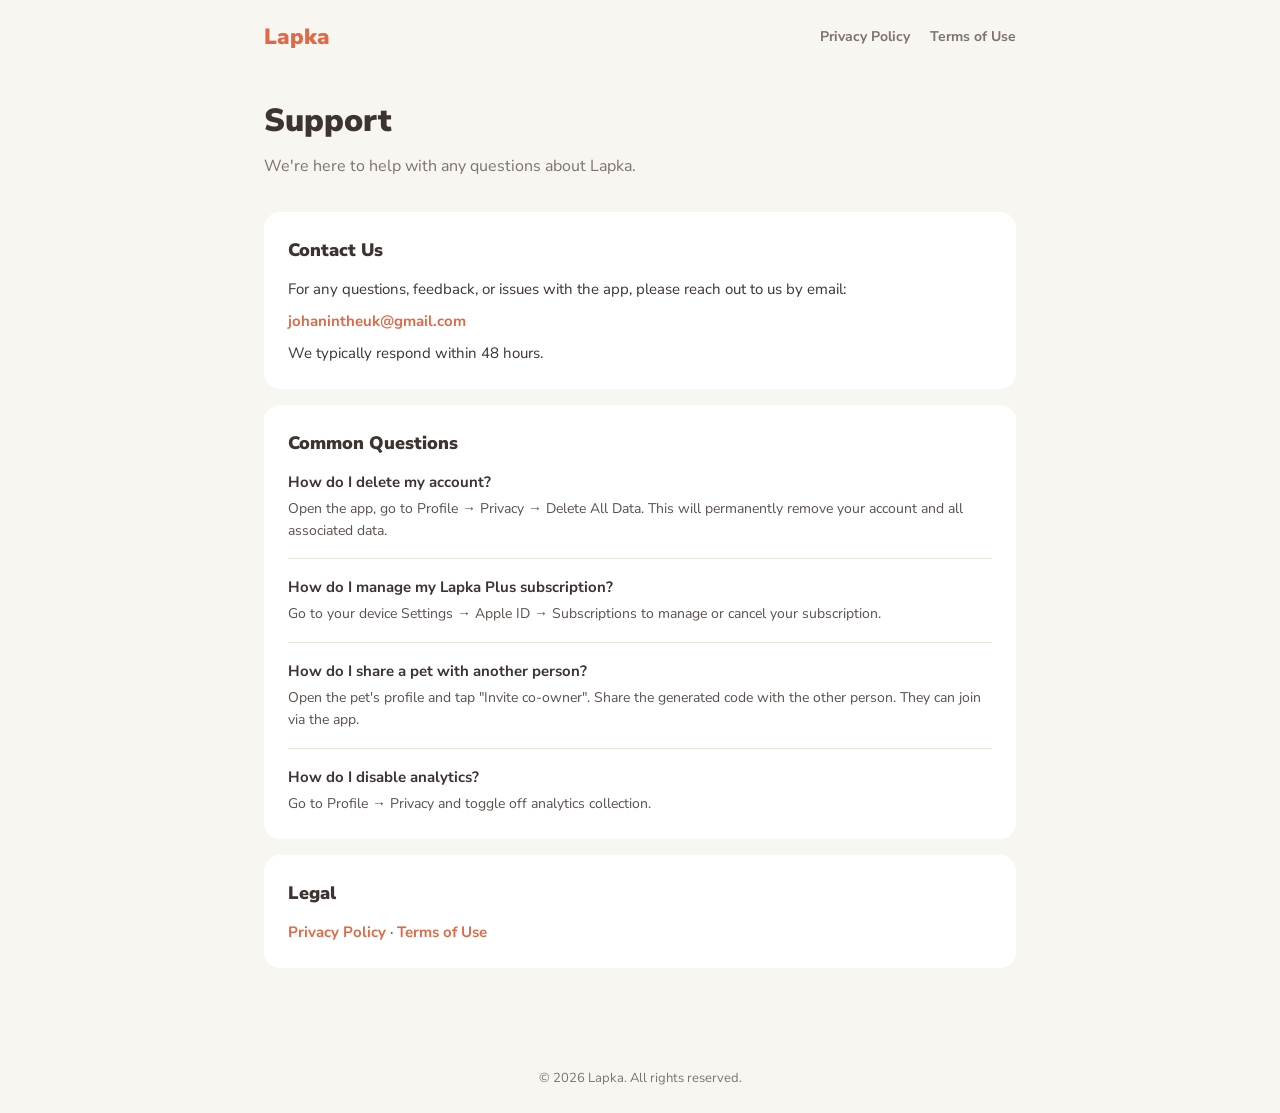
<file: index.html>
<!DOCTYPE html>
<html lang="en">
<head>
  <meta charset="UTF-8">
  <meta name="viewport" content="width=device-width, initial-scale=1.0">
  <title>Lapka - Support</title>
  <link rel="preconnect" href="https://fonts.googleapis.com">
  <link href="https://fonts.googleapis.com/css2?family=Nunito+Sans:wght@400;700;900&display=swap" rel="stylesheet">
  <link rel="stylesheet" href="style.css">
</head>
<body>
  <nav>
    <a href="/" class="logo">Lapka</a>
    <div class="nav-links">
      <a href="/lapka-legal/privacy">Privacy Policy</a>
      <a href="/lapka-legal/terms">Terms of Use</a>
    </div>
  </nav>

  <main>
    <h1>Support</h1>
    <p class="subtitle">We're here to help with any questions about Lapka.</p>

    <div class="card">
      <h2>Contact Us</h2>
      <p>For any questions, feedback, or issues with the app, please reach out to us by email:</p>
      <p><a href="mailto:johanintheuk@gmail.com" class="email-link">johanintheuk@gmail.com</a></p>
      <p>We typically respond within 48 hours.</p>
    </div>

    <div class="card">
      <h2>Common Questions</h2>

      <div class="faq">
        <h3>How do I delete my account?</h3>
        <p>Open the app, go to Profile &rarr; Privacy &rarr; Delete All Data. This will permanently remove your account and all associated data.</p>
      </div>

      <div class="faq">
        <h3>How do I manage my Lapka Plus subscription?</h3>
        <p>Go to your device Settings &rarr; Apple ID &rarr; Subscriptions to manage or cancel your subscription.</p>
      </div>

      <div class="faq">
        <h3>How do I share a pet with another person?</h3>
        <p>Open the pet's profile and tap "Invite co-owner". Share the generated code with the other person. They can join via the app.</p>
      </div>

      <div class="faq">
        <h3>How do I disable analytics?</h3>
        <p>Go to Profile &rarr; Privacy and toggle off analytics collection.</p>
      </div>
    </div>

    <div class="card">
      <h2>Legal</h2>
      <p>
        <a href="/lapka-legal/privacy">Privacy Policy</a> &middot;
        <a href="/lapka-legal/terms">Terms of Use</a>
      </p>
    </div>
  </main>

  <footer>
    <p>&copy; 2026 Lapka. All rights reserved.</p>
  </footer>
</body>
</html>
</file>
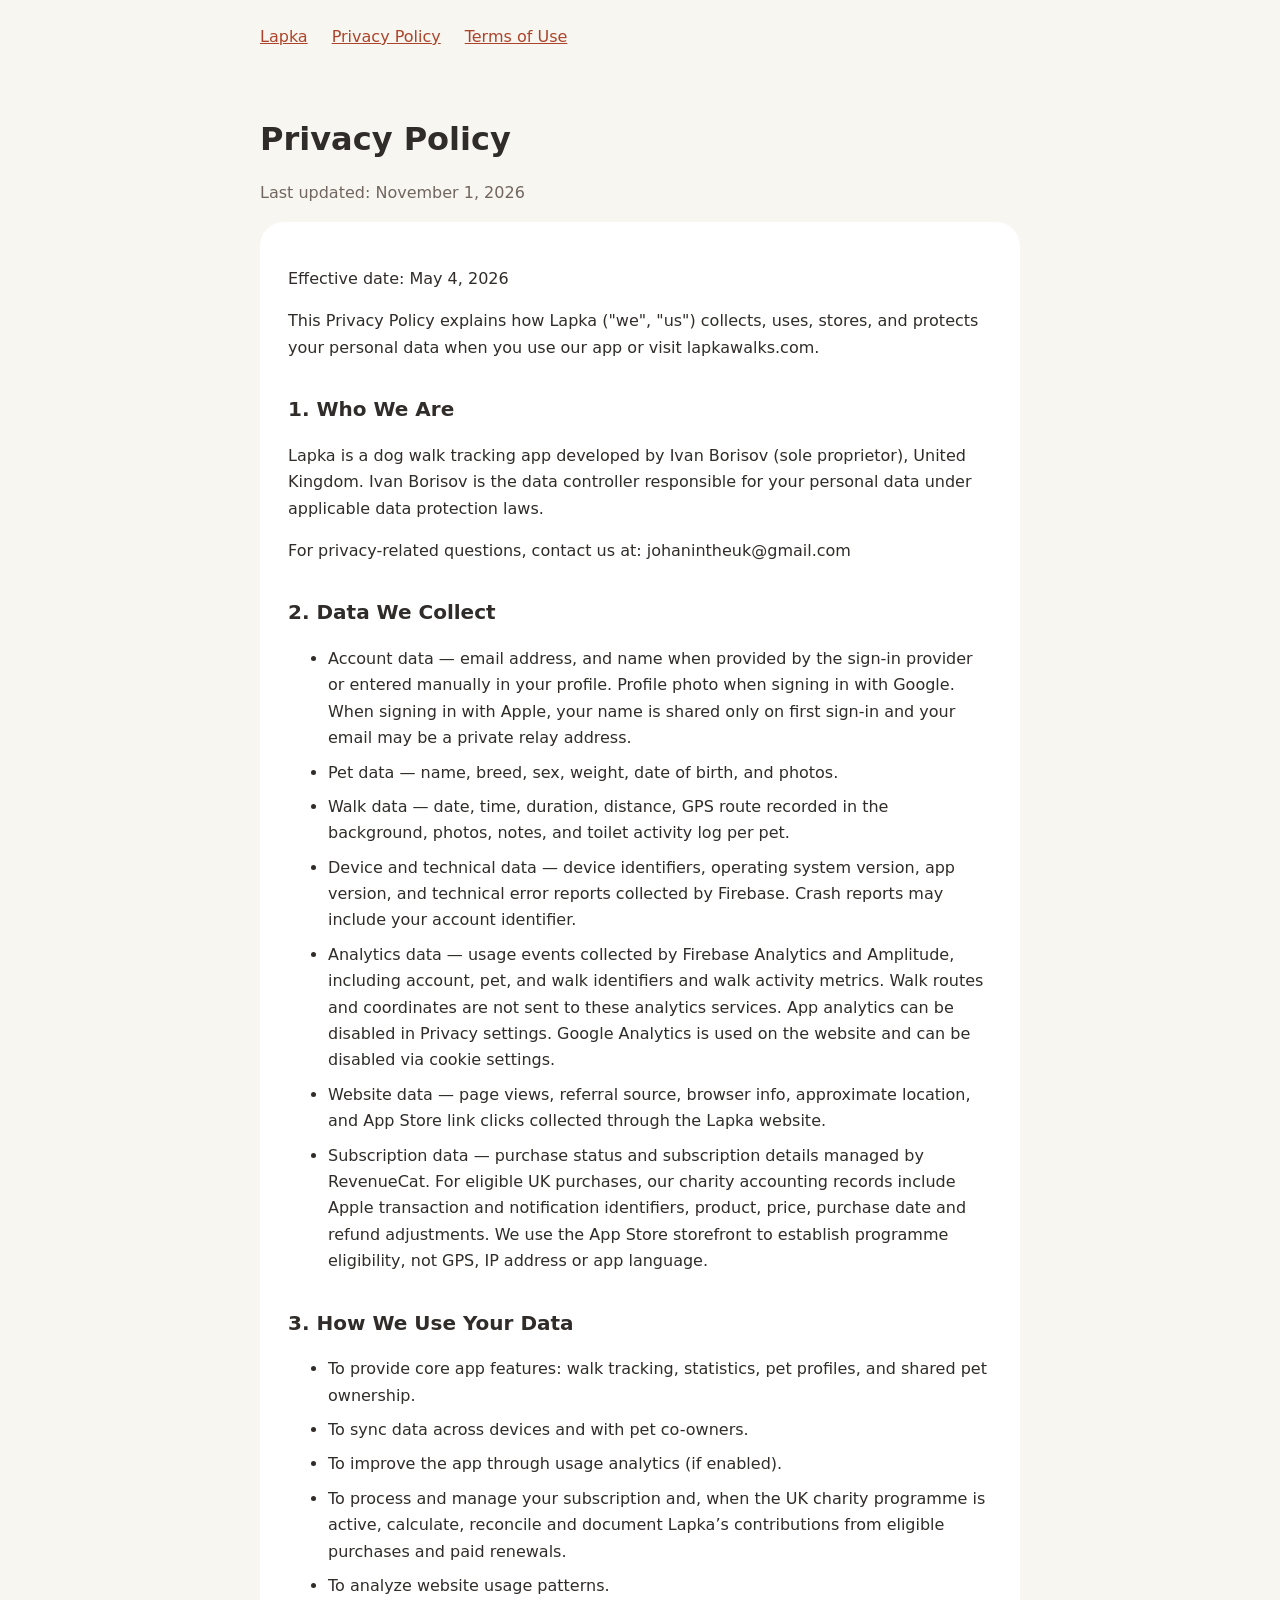
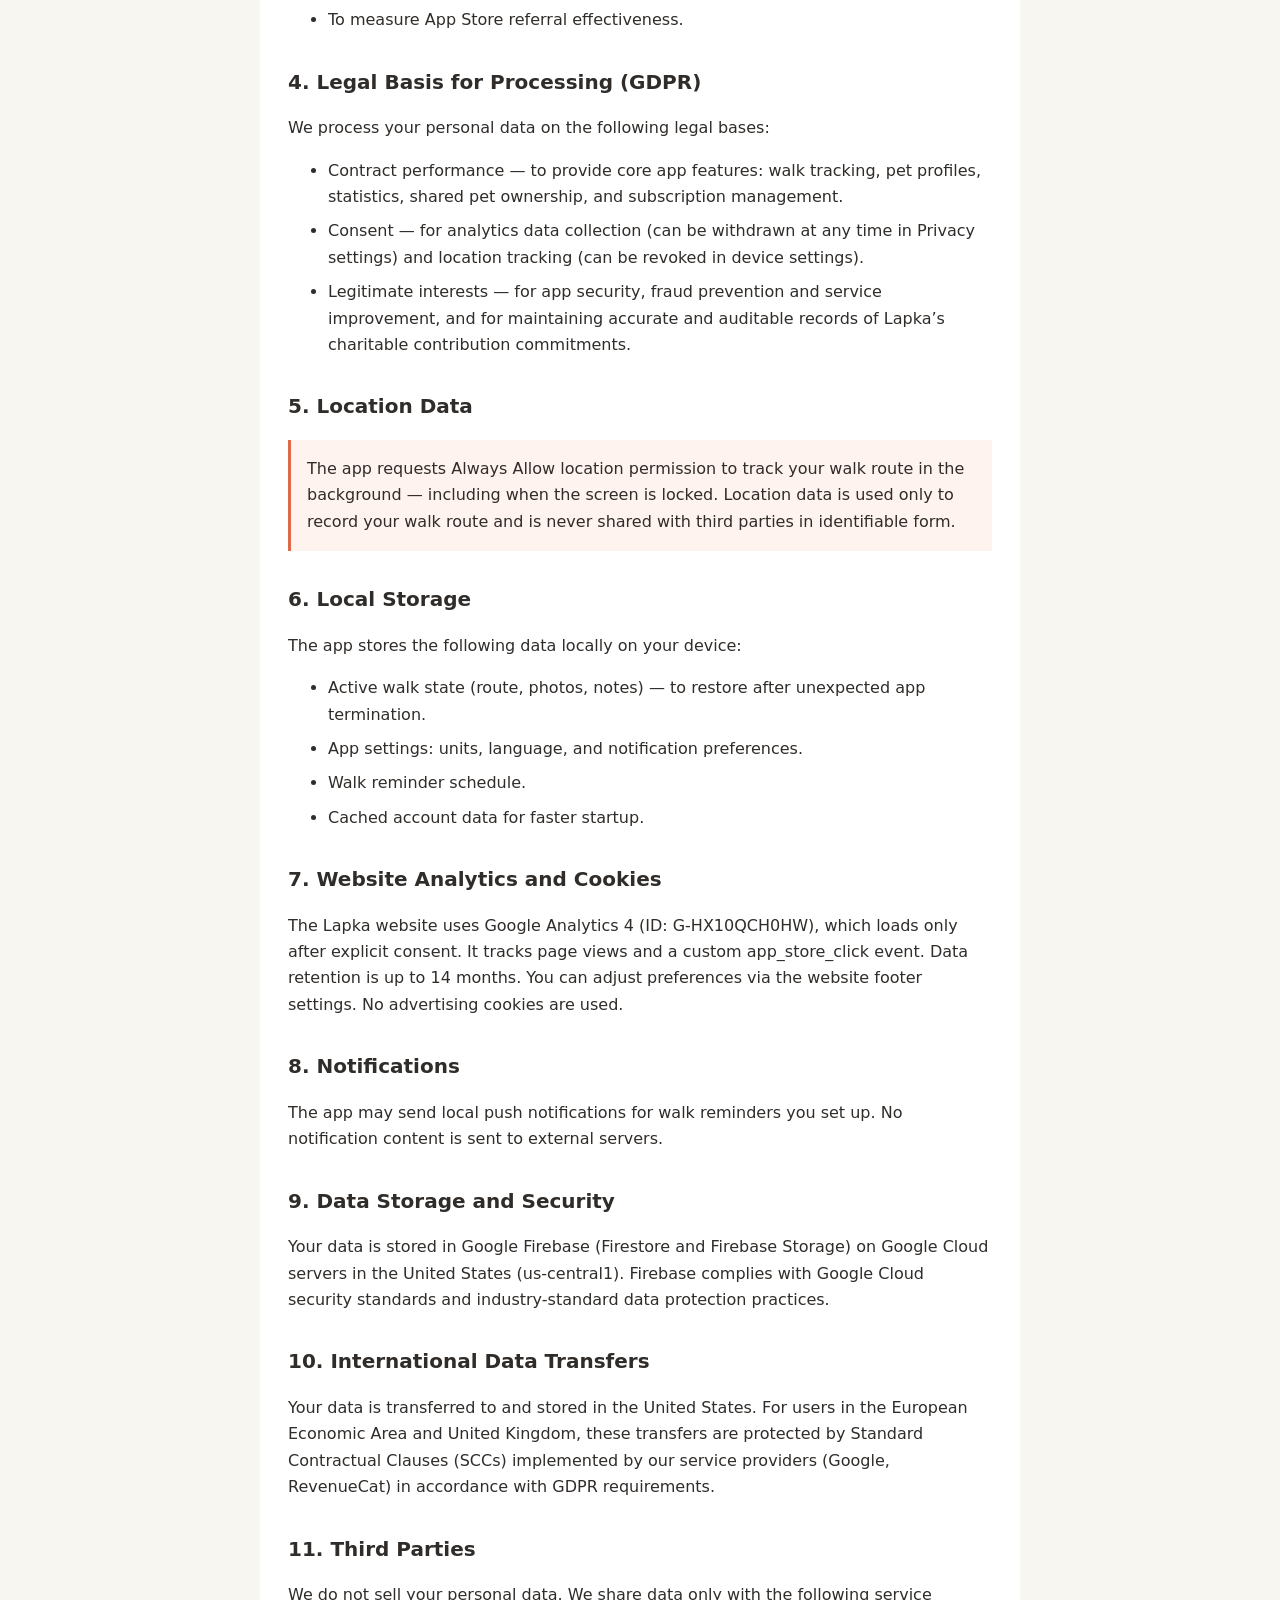
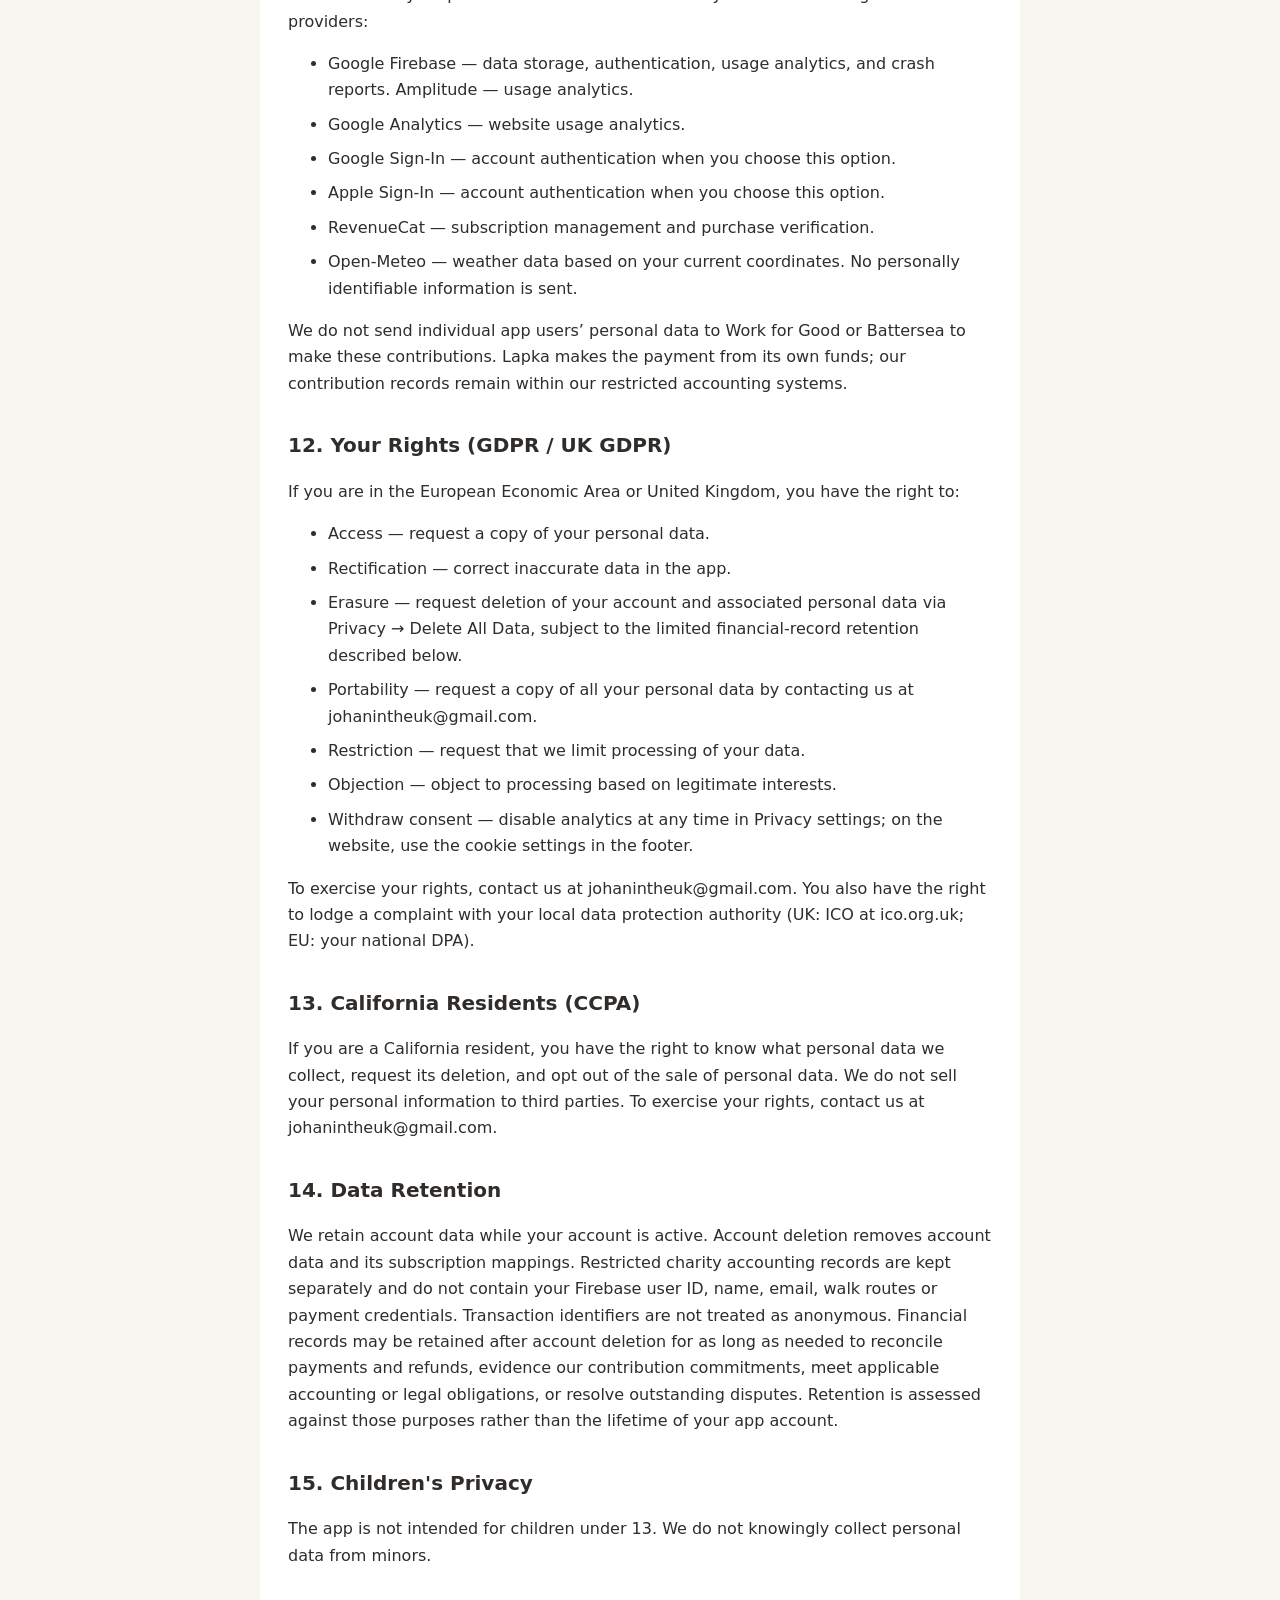
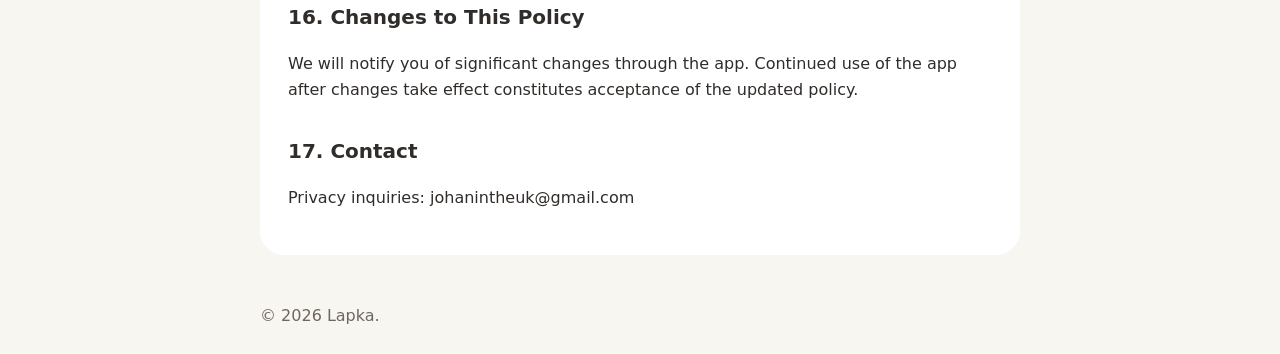
<file: privacy/index.html>
<!DOCTYPE html>
<html lang="en"><head><meta charset="UTF-8"><meta name="viewport" content="width=device-width, initial-scale=1">
<title>Lapka — Privacy Policy</title>
<style>body{font:16px/1.65 system-ui,sans-serif;background:#f8f6f1;color:#302c29;margin:0}nav,main,footer{max-width:760px;margin:auto;padding:24px}nav{display:flex;gap:24px;flex-wrap:wrap}a{color:#ac442b}h1{font-size:32px;line-height:1.2}h2{font-size:20px;margin-top:32px}.updated,footer{color:#71665f}.card{background:white;border-radius:24px;padding:28px}.highlight{background:#fff3ef;border-left:3px solid #df6a49;padding:16px}li{margin-bottom:8px}@media(max-width:480px){main{padding:16px}.card{padding:20px}}</style>
</head><body><nav aria-label="Legal documents"><a href="https://lapkawalks.com">Lapka</a><a href="https://wenka93.github.io/lapka-legal/privacy/">Privacy Policy</a><a href="https://wenka93.github.io/lapka-legal/terms/">Terms of Use</a></nav>
<main><h1>Privacy Policy</h1><p class="updated">Last updated: November 1, 2026</p><div class="card">
<p>Effective date: May 4, 2026</p>
<p>This Privacy Policy explains how Lapka (&quot;we&quot;, &quot;us&quot;) collects, uses, stores, and protects your personal data when you use our app or visit lapkawalks.com.</p>
<h2>1. Who We Are</h2>
<p>Lapka is a dog walk tracking app developed by Ivan Borisov (sole proprietor), United Kingdom. Ivan Borisov is the data controller responsible for your personal data under applicable data protection laws.</p>
<p>For privacy-related questions, contact us at: johanintheuk@gmail.com</p>
<h2>2. Data We Collect</h2>
<ul><li>Account data — email address, and name when provided by the sign-in provider or entered manually in your profile. Profile photo when signing in with Google. When signing in with Apple, your name is shared only on first sign-in and your email may be a private relay address.</li><li>Pet data — name, breed, sex, weight, date of birth, and photos.</li><li>Walk data — date, time, duration, distance, GPS route recorded in the background, photos, notes, and toilet activity log per pet.</li><li>Device and technical data — device identifiers, operating system version, app version, and technical error reports collected by Firebase. Crash reports may include your account identifier.</li><li>Analytics data — usage events collected by Firebase Analytics and Amplitude, including account, pet, and walk identifiers and walk activity metrics. Walk routes and coordinates are not sent to these analytics services. App analytics can be disabled in Privacy settings. Google Analytics is used on the website and can be disabled via cookie settings.</li><li>Website data — page views, referral source, browser info, approximate location, and App Store link clicks collected through the Lapka website.</li><li>Subscription data — purchase status and subscription details managed by RevenueCat. For eligible UK purchases, our charity accounting records include Apple transaction and notification identifiers, product, price, purchase date and refund adjustments. We use the App Store storefront to establish programme eligibility, not GPS, IP address or app language.</li></ul>
<h2>3. How We Use Your Data</h2>
<ul><li>To provide core app features: walk tracking, statistics, pet profiles, and shared pet ownership.</li><li>To sync data across devices and with pet co-owners.</li><li>To improve the app through usage analytics (if enabled).</li><li>To process and manage your subscription and, when the UK charity programme is active, calculate, reconcile and document Lapka’s contributions from eligible purchases and paid renewals.</li><li>To analyze website usage patterns.</li><li>To measure App Store referral effectiveness.</li></ul>
<h2>4. Legal Basis for Processing (GDPR)</h2>
<p>We process your personal data on the following legal bases:</p>
<ul><li>Contract performance — to provide core app features: walk tracking, pet profiles, statistics, shared pet ownership, and subscription management.</li><li>Consent — for analytics data collection (can be withdrawn at any time in Privacy settings) and location tracking (can be revoked in device settings).</li><li>Legitimate interests — for app security, fraud prevention and service improvement, and for maintaining accurate and auditable records of Lapka’s charitable contribution commitments.</li></ul>
<h2>5. Location Data</h2>
<p class="highlight">The app requests Always Allow location permission to track your walk route in the background — including when the screen is locked. Location data is used only to record your walk route and is never shared with third parties in identifiable form.</p>
<h2>6. Local Storage</h2>
<p>The app stores the following data locally on your device:</p>
<ul><li>Active walk state (route, photos, notes) — to restore after unexpected app termination.</li><li>App settings: units, language, and notification preferences.</li><li>Walk reminder schedule.</li><li>Cached account data for faster startup.</li></ul>
<h2>7. Website Analytics and Cookies</h2>
<p>The Lapka website uses Google Analytics 4 (ID: G-HX10QCH0HW), which loads only after explicit consent. It tracks page views and a custom app_store_click event. Data retention is up to 14 months. You can adjust preferences via the website footer settings. No advertising cookies are used.</p>
<h2>8. Notifications</h2>
<p>The app may send local push notifications for walk reminders you set up. No notification content is sent to external servers.</p>
<h2>9. Data Storage and Security</h2>
<p>Your data is stored in Google Firebase (Firestore and Firebase Storage) on Google Cloud servers in the United States (us-central1). Firebase complies with Google Cloud security standards and industry-standard data protection practices.</p>
<h2>10. International Data Transfers</h2>
<p>Your data is transferred to and stored in the United States. For users in the European Economic Area and United Kingdom, these transfers are protected by Standard Contractual Clauses (SCCs) implemented by our service providers (Google, RevenueCat) in accordance with GDPR requirements.</p>
<h2>11. Third Parties</h2>
<p>We do not sell your personal data. We share data only with the following service providers:</p>
<ul><li>Google Firebase — data storage, authentication, usage analytics, and crash reports. Amplitude — usage analytics.</li><li>Google Analytics — website usage analytics.</li><li>Google Sign-In — account authentication when you choose this option.</li><li>Apple Sign-In — account authentication when you choose this option.</li><li>RevenueCat — subscription management and purchase verification.</li><li>Open-Meteo — weather data based on your current coordinates. No personally identifiable information is sent.</li></ul>
<p>We do not send individual app users’ personal data to Work for Good or Battersea to make these contributions. Lapka makes the payment from its own funds; our contribution records remain within our restricted accounting systems.</p>
<h2>12. Your Rights (GDPR / UK GDPR)</h2>
<p>If you are in the European Economic Area or United Kingdom, you have the right to:</p>
<ul><li>Access — request a copy of your personal data.</li><li>Rectification — correct inaccurate data in the app.</li><li>Erasure — request deletion of your account and associated personal data via Privacy → Delete All Data, subject to the limited financial-record retention described below.</li><li>Portability — request a copy of all your personal data by contacting us at johanintheuk@gmail.com.</li><li>Restriction — request that we limit processing of your data.</li><li>Objection — object to processing based on legitimate interests.</li><li>Withdraw consent — disable analytics at any time in Privacy settings; on the website, use the cookie settings in the footer.</li></ul>
<p>To exercise your rights, contact us at johanintheuk@gmail.com. You also have the right to lodge a complaint with your local data protection authority (UK: ICO at ico.org.uk; EU: your national DPA).</p>
<h2>13. California Residents (CCPA)</h2>
<p>If you are a California resident, you have the right to know what personal data we collect, request its deletion, and opt out of the sale of personal data. We do not sell your personal information to third parties. To exercise your rights, contact us at johanintheuk@gmail.com.</p>
<h2>14. Data Retention</h2>
<p>We retain account data while your account is active. Account deletion removes account data and its subscription mappings. Restricted charity accounting records are kept separately and do not contain your Firebase user ID, name, email, walk routes or payment credentials. Transaction identifiers are not treated as anonymous. Financial records may be retained after account deletion for as long as needed to reconcile payments and refunds, evidence our contribution commitments, meet applicable accounting or legal obligations, or resolve outstanding disputes. Retention is assessed against those purposes rather than the lifetime of your app account.</p>
<h2>15. Children&#39;s Privacy</h2>
<p>The app is not intended for children under 13. We do not knowingly collect personal data from minors.</p>
<h2>16. Changes to This Policy</h2>
<p>We will notify you of significant changes through the app. Continued use of the app after changes take effect constitutes acceptance of the updated policy.</p>
<h2>17. Contact</h2>
<p>Privacy inquiries: johanintheuk@gmail.com</p>
</div></main><footer>© 2026 Lapka.</footer></body></html>
</file>
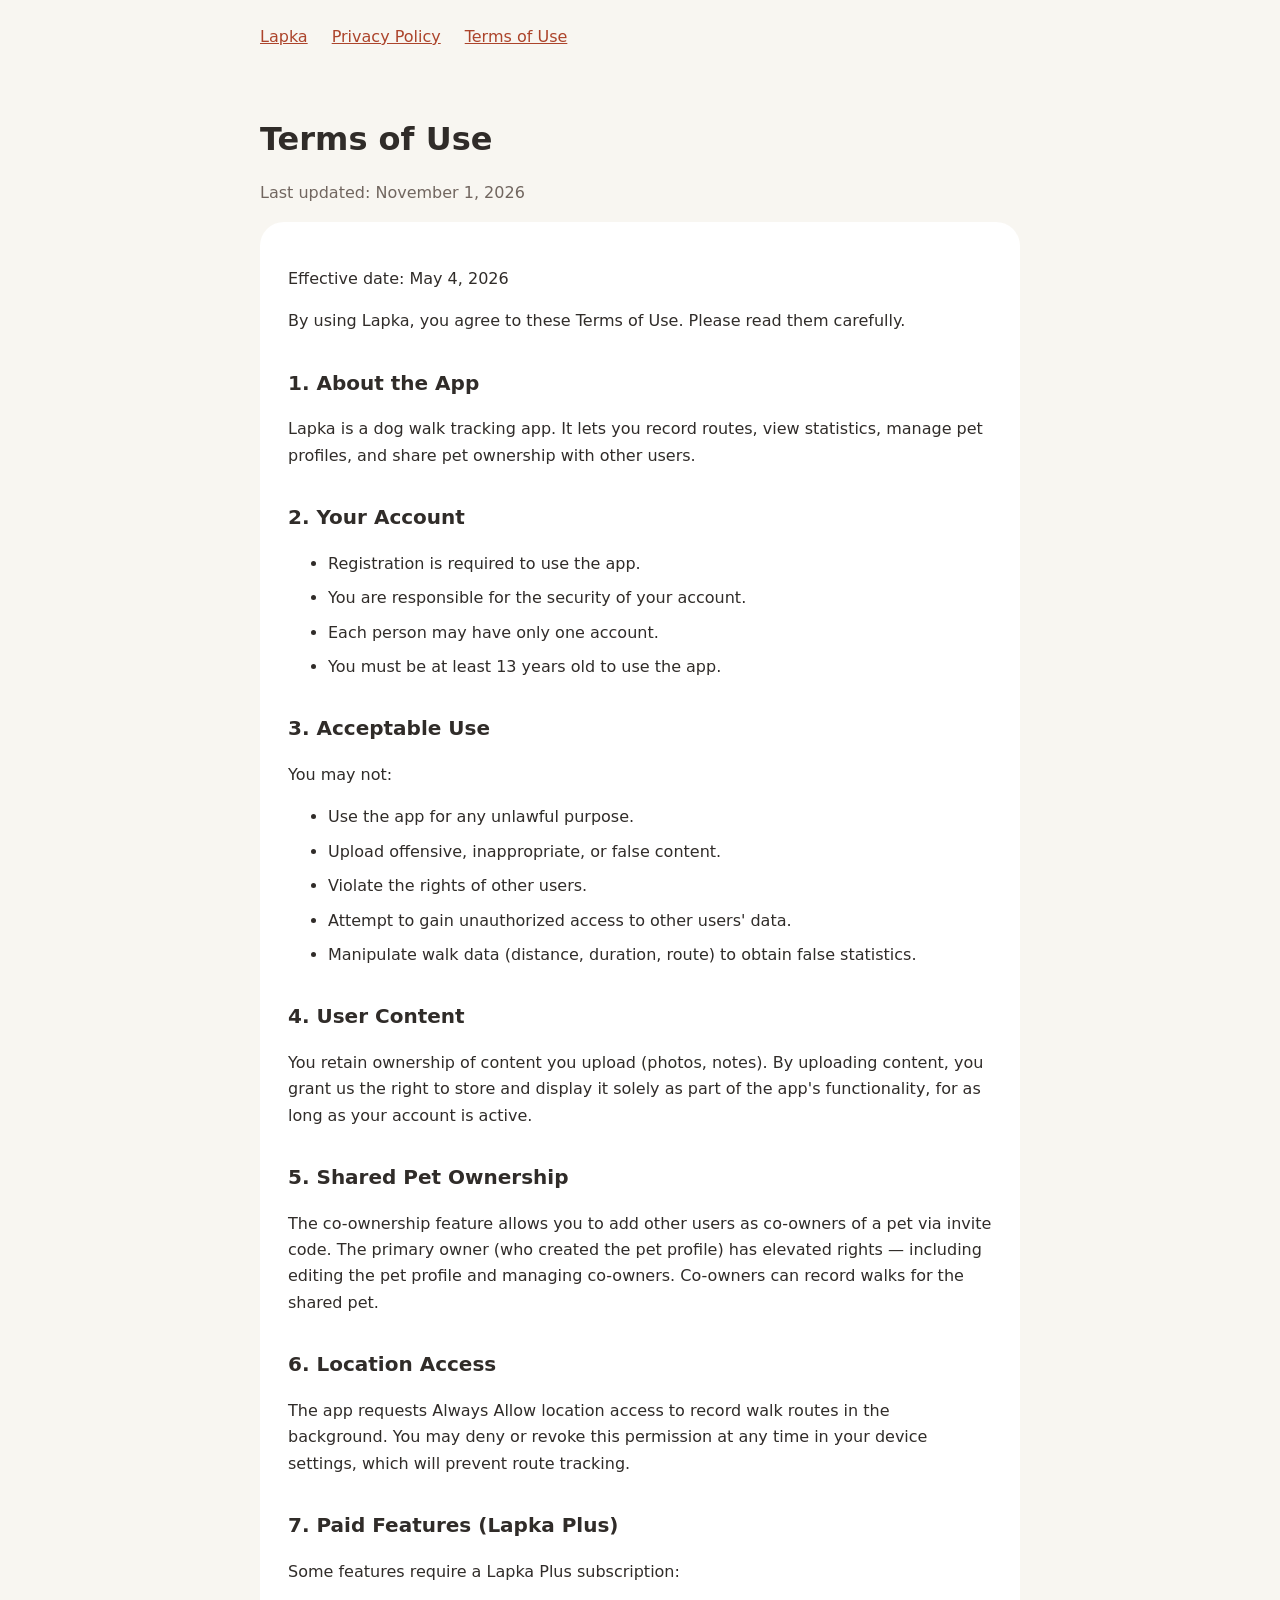
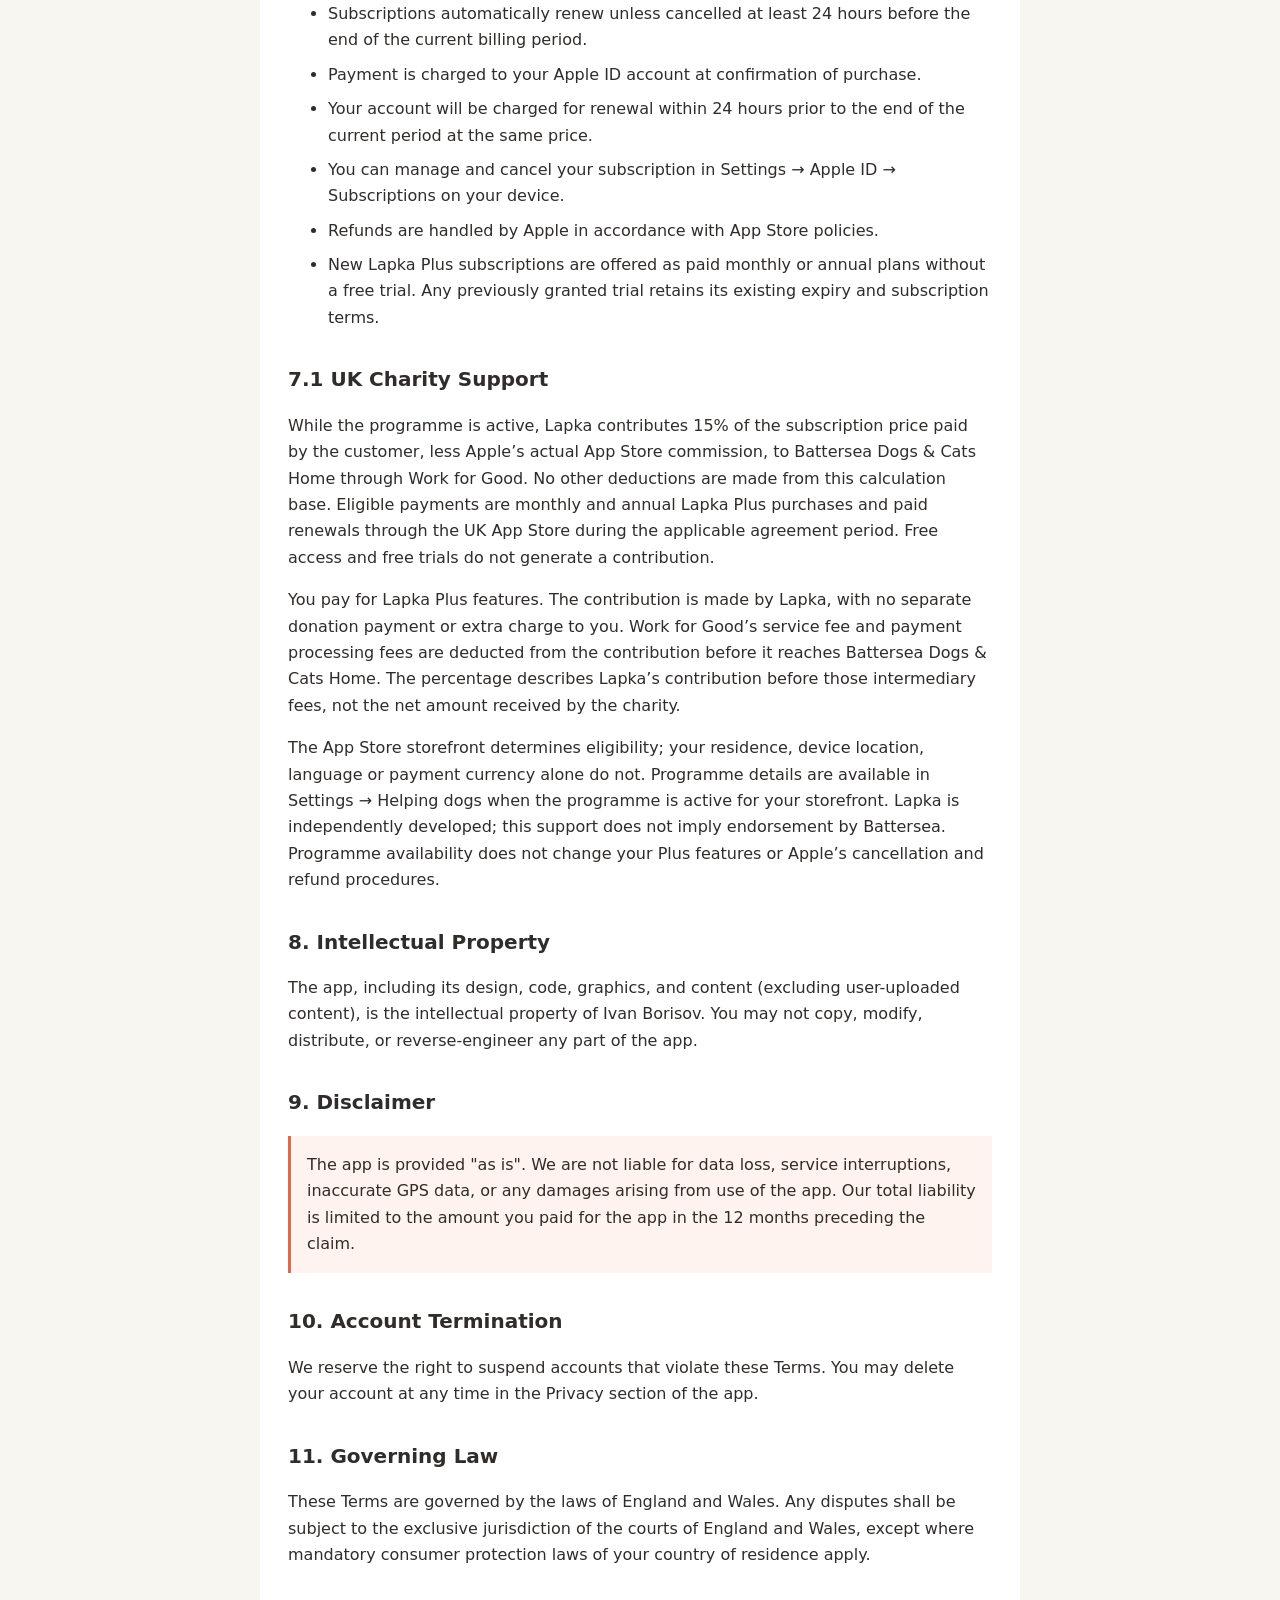
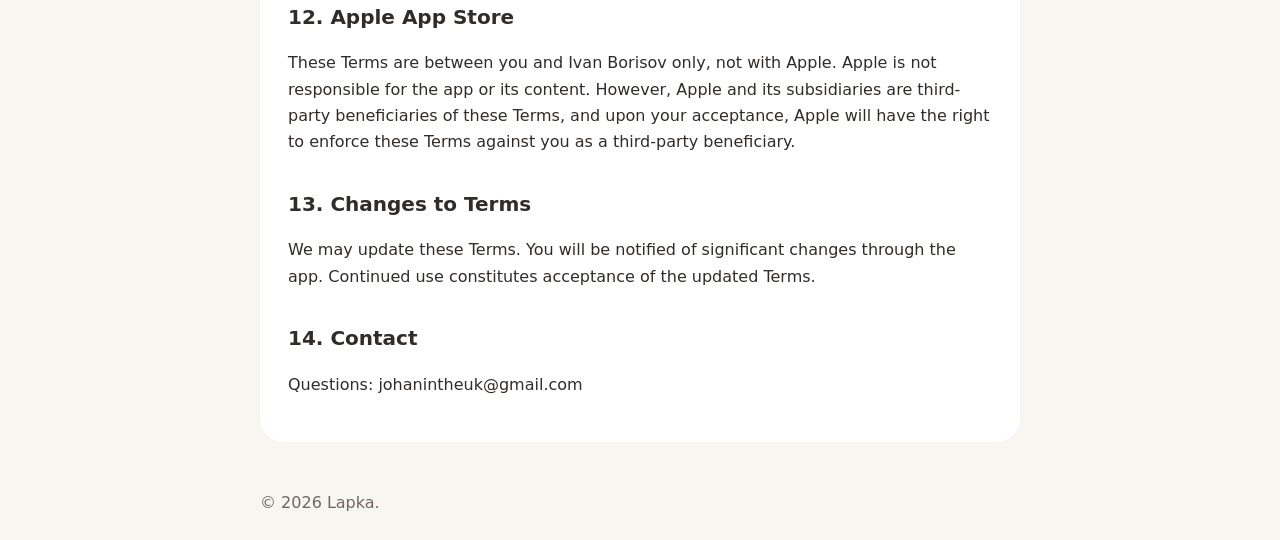
<file: terms/index.html>
<!DOCTYPE html>
<html lang="en"><head><meta charset="UTF-8"><meta name="viewport" content="width=device-width, initial-scale=1">
<title>Lapka — Terms of Use</title>
<style>body{font:16px/1.65 system-ui,sans-serif;background:#f8f6f1;color:#302c29;margin:0}nav,main,footer{max-width:760px;margin:auto;padding:24px}nav{display:flex;gap:24px;flex-wrap:wrap}a{color:#ac442b}h1{font-size:32px;line-height:1.2}h2{font-size:20px;margin-top:32px}.updated,footer{color:#71665f}.card{background:white;border-radius:24px;padding:28px}.highlight{background:#fff3ef;border-left:3px solid #df6a49;padding:16px}li{margin-bottom:8px}@media(max-width:480px){main{padding:16px}.card{padding:20px}}</style>
</head><body><nav aria-label="Legal documents"><a href="https://lapkawalks.com">Lapka</a><a href="https://wenka93.github.io/lapka-legal/privacy/">Privacy Policy</a><a href="https://wenka93.github.io/lapka-legal/terms/">Terms of Use</a></nav>
<main><h1>Terms of Use</h1><p class="updated">Last updated: November 1, 2026</p><div class="card">
<p>Effective date: May 4, 2026</p>
<p>By using Lapka, you agree to these Terms of Use. Please read them carefully.</p>
<h2>1. About the App</h2>
<p>Lapka is a dog walk tracking app. It lets you record routes, view statistics, manage pet profiles, and share pet ownership with other users.</p>
<h2>2. Your Account</h2>
<ul><li>Registration is required to use the app.</li><li>You are responsible for the security of your account.</li><li>Each person may have only one account.</li><li>You must be at least 13 years old to use the app.</li></ul>
<h2>3. Acceptable Use</h2>
<p>You may not:</p>
<ul><li>Use the app for any unlawful purpose.</li><li>Upload offensive, inappropriate, or false content.</li><li>Violate the rights of other users.</li><li>Attempt to gain unauthorized access to other users&#39; data.</li><li>Manipulate walk data (distance, duration, route) to obtain false statistics.</li></ul>
<h2>4. User Content</h2>
<p>You retain ownership of content you upload (photos, notes). By uploading content, you grant us the right to store and display it solely as part of the app&#39;s functionality, for as long as your account is active.</p>
<h2>5. Shared Pet Ownership</h2>
<p>The co-ownership feature allows you to add other users as co-owners of a pet via invite code. The primary owner (who created the pet profile) has elevated rights — including editing the pet profile and managing co-owners. Co-owners can record walks for the shared pet.</p>
<h2>6. Location Access</h2>
<p>The app requests Always Allow location access to record walk routes in the background. You may deny or revoke this permission at any time in your device settings, which will prevent route tracking.</p>
<h2>7. Paid Features (Lapka Plus)</h2>
<p>Some features require a Lapka Plus subscription:</p>
<ul><li>Subscriptions automatically renew unless cancelled at least 24 hours before the end of the current billing period.</li><li>Payment is charged to your Apple ID account at confirmation of purchase.</li><li>Your account will be charged for renewal within 24 hours prior to the end of the current period at the same price.</li><li>You can manage and cancel your subscription in Settings → Apple ID → Subscriptions on your device.</li><li>Refunds are handled by Apple in accordance with App Store policies.</li><li>New Lapka Plus subscriptions are offered as paid monthly or annual plans without a free trial. Any previously granted trial retains its existing expiry and subscription terms.</li></ul>
<h2 id="uk-charity-support">7.1 UK Charity Support</h2>
<p>While the programme is active, Lapka contributes 15% of the subscription price paid by the customer, less Apple’s actual App Store commission, to Battersea Dogs &amp; Cats Home through Work for Good. No other deductions are made from this calculation base. Eligible payments are monthly and annual Lapka Plus purchases and paid renewals through the UK App Store during the applicable agreement period. Free access and free trials do not generate a contribution.</p>
<p>You pay for Lapka Plus features. The contribution is made by Lapka, with no separate donation payment or extra charge to you. Work for Good’s service fee and payment processing fees are deducted from the contribution before it reaches Battersea Dogs &amp; Cats Home. The percentage describes Lapka’s contribution before those intermediary fees, not the net amount received by the charity.</p>
<p>The App Store storefront determines eligibility; your residence, device location, language or payment currency alone do not. Programme details are available in Settings → Helping dogs when the programme is active for your storefront. Lapka is independently developed; this support does not imply endorsement by Battersea. Programme availability does not change your Plus features or Apple’s cancellation and refund procedures.</p>
<h2>8. Intellectual Property</h2>
<p>The app, including its design, code, graphics, and content (excluding user-uploaded content), is the intellectual property of Ivan Borisov. You may not copy, modify, distribute, or reverse-engineer any part of the app.</p>
<h2>9. Disclaimer</h2>
<p class="highlight">The app is provided &quot;as is&quot;. We are not liable for data loss, service interruptions, inaccurate GPS data, or any damages arising from use of the app. Our total liability is limited to the amount you paid for the app in the 12 months preceding the claim.</p>
<h2>10. Account Termination</h2>
<p>We reserve the right to suspend accounts that violate these Terms. You may delete your account at any time in the Privacy section of the app.</p>
<h2>11. Governing Law</h2>
<p>These Terms are governed by the laws of England and Wales. Any disputes shall be subject to the exclusive jurisdiction of the courts of England and Wales, except where mandatory consumer protection laws of your country of residence apply.</p>
<h2>12. Apple App Store</h2>
<p>These Terms are between you and Ivan Borisov only, not with Apple. Apple is not responsible for the app or its content. However, Apple and its subsidiaries are third-party beneficiaries of these Terms, and upon your acceptance, Apple will have the right to enforce these Terms against you as a third-party beneficiary.</p>
<h2>13. Changes to Terms</h2>
<p>We may update these Terms. You will be notified of significant changes through the app. Continued use constitutes acceptance of the updated Terms.</p>
<h2>14. Contact</h2>
<p>Questions: johanintheuk@gmail.com</p>
</div></main><footer>© 2026 Lapka.</footer></body></html>
</file>
<file: style.css>
* {
  margin: 0;
  padding: 0;
  box-sizing: border-box;
}

body {
  font-family: 'Nunito Sans', -apple-system, BlinkMacSystemFont, sans-serif;
  background-color: #F8F6F1;
  color: #3D3330;
  line-height: 1.6;
  min-height: 100vh;
  display: flex;
  flex-direction: column;
}

nav {
  display: flex;
  align-items: center;
  justify-content: space-between;
  padding: 20px 24px;
  max-width: 800px;
  width: 100%;
  margin: 0 auto;
}

.logo {
  font-size: 22px;
  font-weight: 900;
  color: #DF6A49;
  text-decoration: none;
}

.nav-links {
  display: flex;
  gap: 20px;
}

.nav-links a {
  font-size: 14px;
  font-weight: 700;
  color: #7D726D;
  text-decoration: none;
  transition: color 0.2s;
}

.nav-links a:hover {
  color: #DF6A49;
}

main {
  flex: 1;
  max-width: 800px;
  width: 100%;
  margin: 0 auto;
  padding: 20px 24px 60px;
}

h1 {
  font-size: 32px;
  font-weight: 900;
  color: #3D3330;
  margin-bottom: 8px;
}

.subtitle {
  font-size: 16px;
  color: #7D726D;
  margin-bottom: 32px;
}

.updated-date {
  font-size: 13px;
  font-weight: 700;
  color: #7D726D;
  margin-bottom: 24px;
}

.card {
  background: #fff;
  border-radius: 16px;
  padding: 24px;
  margin-bottom: 16px;
}

.card h2 {
  font-size: 18px;
  font-weight: 900;
  margin-bottom: 12px;
}

.card p {
  font-size: 15px;
  margin-bottom: 8px;
}

.card p:last-child {
  margin-bottom: 0;
}

.email-link {
  color: #DF6A49;
  font-weight: 700;
  text-decoration: none;
}

.email-link:hover {
  text-decoration: underline;
}

.faq {
  border-top: 1px solid #E8E4DB;
  padding-top: 16px;
  margin-top: 16px;
}

.faq:first-of-type {
  border-top: none;
  padding-top: 0;
  margin-top: 8px;
}

.faq h3 {
  font-size: 15px;
  font-weight: 700;
  margin-bottom: 4px;
}

.faq p {
  font-size: 14px;
  color: #5a504c;
}

/* Legal pages */
.section-title {
  font-size: 16px;
  font-weight: 900;
  margin-top: 28px;
  margin-bottom: 8px;
}

.legal-text {
  font-size: 15px;
  line-height: 1.7;
  margin-bottom: 8px;
}

ul.legal-list {
  list-style: none;
  padding: 0;
  margin-bottom: 8px;
}

ul.legal-list li {
  font-size: 15px;
  line-height: 1.7;
  padding-left: 16px;
  position: relative;
  margin-bottom: 6px;
}

ul.legal-list li::before {
  content: "\2022";
  color: #DF6A49;
  font-weight: 700;
  position: absolute;
  left: 0;
}

.highlight-box {
  background: #FFF3EF;
  border-left: 3px solid #DF6A49;
  border-radius: 8px;
  padding: 16px;
  margin: 12px 0;
  font-weight: 700;
  font-size: 15px;
  line-height: 1.7;
}

.card a {
  color: #DF6A49;
  text-decoration: none;
  font-weight: 700;
}

.card a:hover {
  text-decoration: underline;
}

footer {
  text-align: center;
  padding: 24px;
  font-size: 13px;
  color: #7D726D;
}

@media (max-width: 600px) {
  nav {
    flex-direction: column;
    gap: 12px;
  }
  h1 {
    font-size: 26px;
  }
}
</file>
